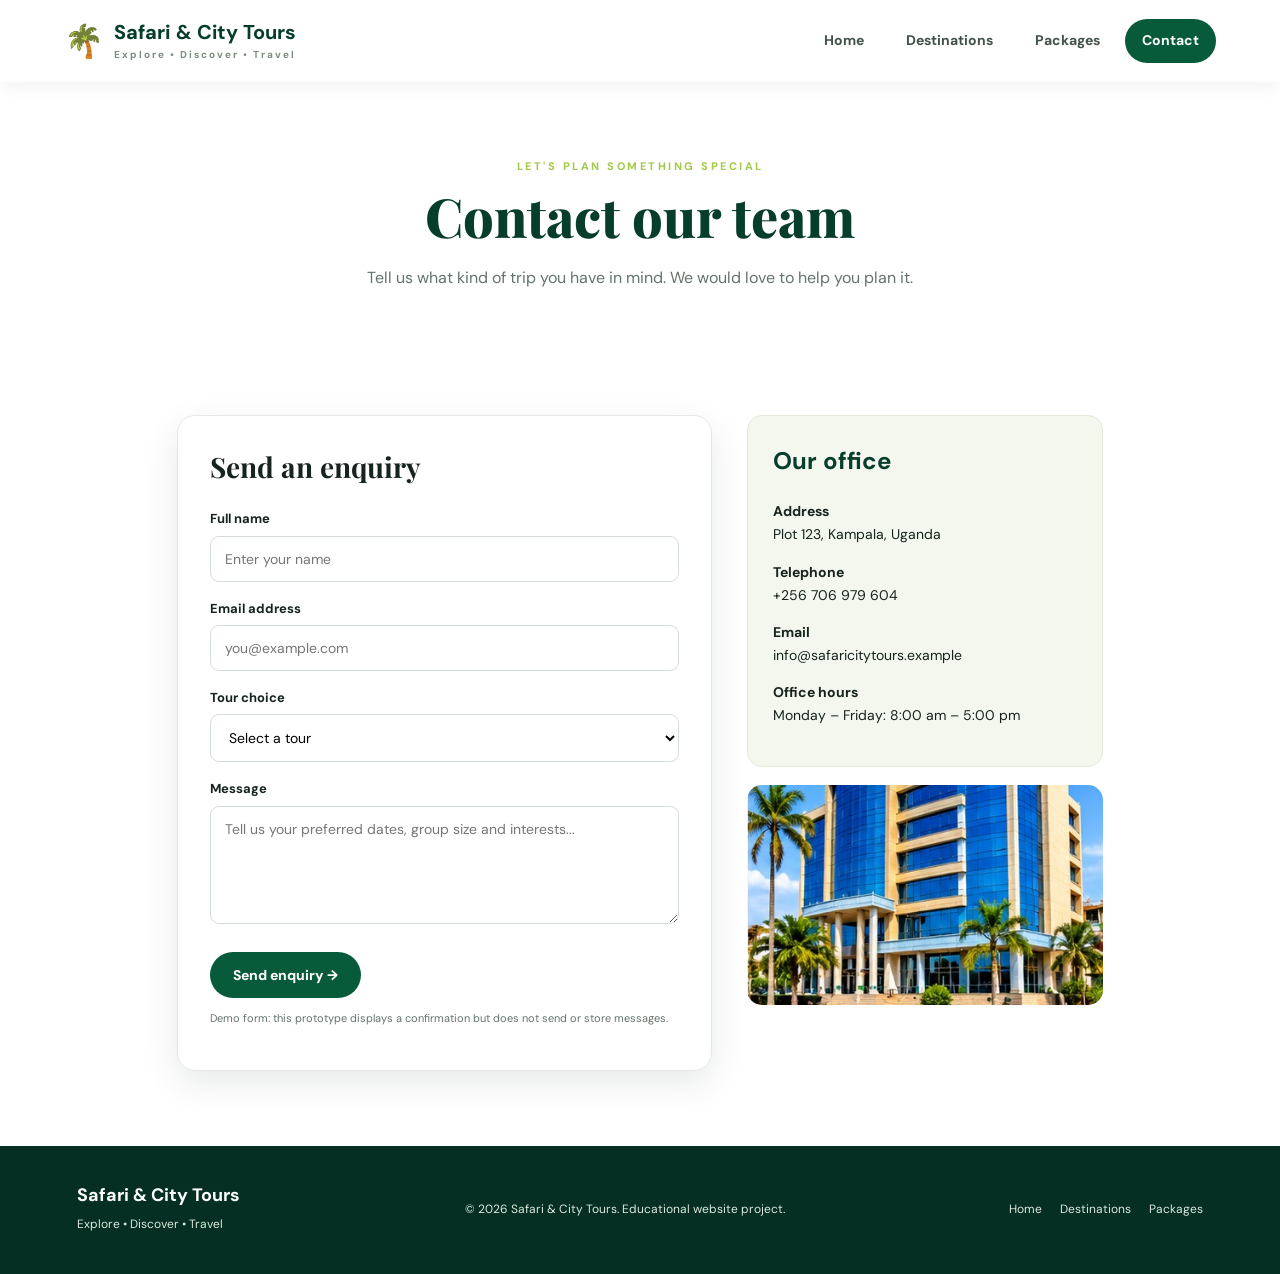
<file: contact.html>
<!DOCTYPE html><html lang="en"><head><meta charset="UTF-8"><meta name="viewport" content="width=device-width, initial-scale=1.0"><title>Contact | Safari & City Tours</title><link rel="stylesheet" href="style.css"></head><body>
<header class="site-header"><a class="brand" href="index.html"><span class="brand-mark">🌴</span><span>Safari <b>& City Tours</b><small>Explore • Discover • Travel</small></span></a><button class="menu-toggle" aria-label="Open navigation" aria-expanded="false">☰</button><nav class="nav"><a href="index.html">Home</a><a href="destinations.html">Destinations</a><a href="packages.html">Packages</a><a class="active" href="contact.html">Contact</a></nav></header>
<main class="page-main"><section class="page-intro"><p class="eyebrow">LET'S PLAN SOMETHING SPECIAL</p><h1>Contact our team</h1><p>Tell us what kind of trip you have in mind. We would love to help you plan it.</p></section>
<section class="section contact-layout"><form id="contactForm" class="contact-form"><h2>Send an enquiry</h2><label for="name">Full name</label><input id="name" name="name" type="text" placeholder="Enter your name" required minlength="2"><label for="email">Email address</label><input id="email" name="email" type="email" placeholder="you@example.com" required><label for="tour">Tour choice</label><select id="tour" name="tour" required><option value="">Select a tour</option><option>Safari Adventure</option><option>National Parks Tour</option><option>Lake & Beach Getaway</option><option>Complete Uganda Tour</option><option>Custom itinerary</option></select><label for="message">Message</label><textarea id="message" name="message" rows="5" placeholder="Tell us your preferred dates, group size and interests..." required></textarea><button class="btn" type="submit">Send enquiry →</button><p class="form-note">Demo form: this prototype displays a confirmation but does not send or store messages.</p></form>
<aside class="contact-aside"><div class="info-panel"><h2>Our office</h2><p><b>Address</b><br>Plot 123, Kampala, Uganda</p><p><b>Telephone</b><br>+256 706 979 604</p><p><b>Email</b><br>info@safaricitytours.example</p><p><b>Office hours</b><br>Monday – Friday: 8:00 am – 5:00 pm</p></div><img src="office-building.jpg" alt="Modern office building"></aside></section></main>
<footer><div><b>Safari & City Tours</b><p>Explore • Discover • Travel</p></div><p>© 2026 Safari & City Tours. Educational website project.</p><div class="footer-links"><a href="index.html">Home</a><a href="destinations.html">Destinations</a><a href="packages.html">Packages</a></div></footer><div id="successModal" class="modal" role="dialog" aria-modal="true" aria-labelledby="modalTitle"><div class="modal-box"><div class="success-icon">✓</div><h2 id="modalTitle">Thank you!</h2><p>Your demo enquiry has been received by this prototype.</p><button id="closeModal" class="btn">Close</button></div></div><script src="script.js"></script></body></html>
</file>
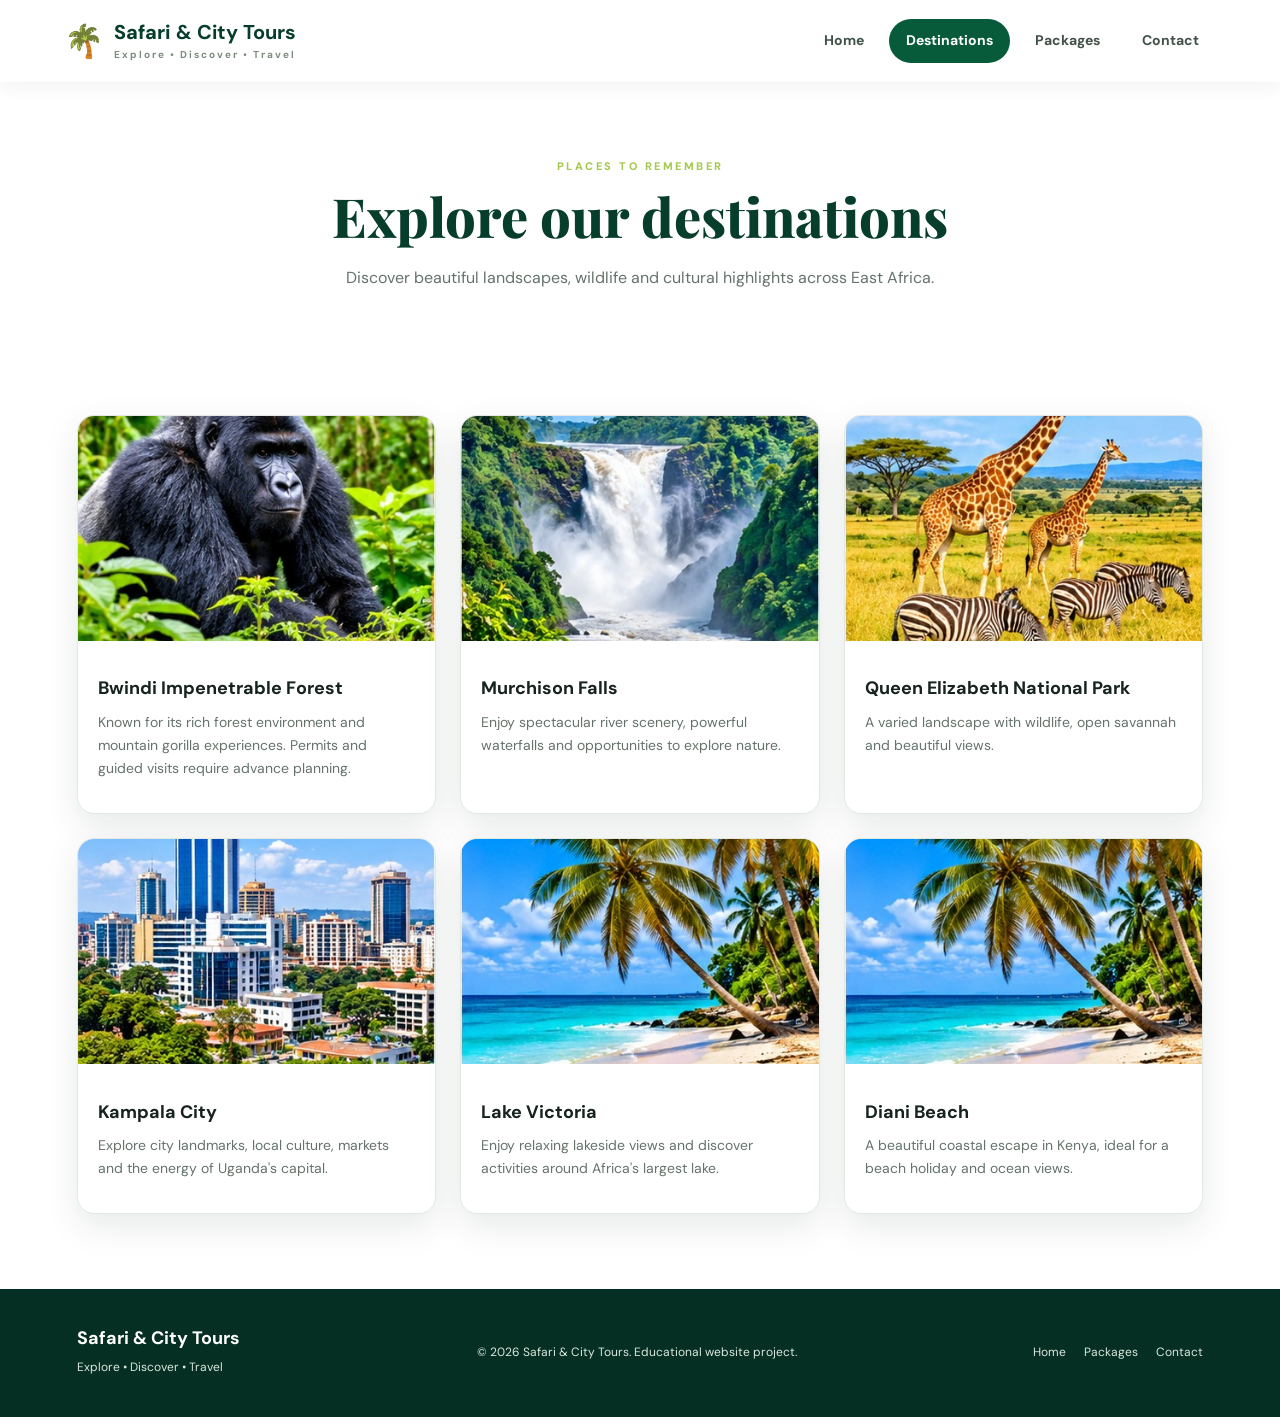
<file: destinations.html>
<!DOCTYPE html><html lang="en"><head><meta charset="UTF-8"><meta name="viewport" content="width=device-width, initial-scale=1.0"><title>Destinations | Safari & City Tours</title><link rel="stylesheet" href="style.css"></head><body>
<header class="site-header"><a class="brand" href="index.html"><span class="brand-mark">🌴</span><span>Safari <b>& City Tours</b><small>Explore • Discover • Travel</small></span></a><button class="menu-toggle" aria-label="Open navigation" aria-expanded="false">☰</button><nav class="nav"><a href="index.html">Home</a><a class="active" href="destinations.html">Destinations</a><a href="packages.html">Packages</a><a href="contact.html">Contact</a></nav></header>
<main class="page-main"><section class="page-intro"><p class="eyebrow">PLACES TO REMEMBER</p><h1>Explore our destinations</h1><p>Discover beautiful landscapes, wildlife and cultural highlights across East Africa.</p></section>
<section class="section"><div class="destination-grid">
<article class="destination-card"><img src="mountain-gorilla.jpg" alt="Gorilla in a green forest"><div class="card-body"><h3>Bwindi Impenetrable Forest</h3><p>Known for its rich forest environment and mountain gorilla experiences. Permits and guided visits require advance planning.</p></div></article>
<article class="destination-card"><img src="murchison-waterfall.jpg" alt="Large waterfall surrounded by greenery"><div class="card-body"><h3>Murchison Falls</h3><p>Enjoy spectacular river scenery, powerful waterfalls and opportunities to explore nature.</p></div></article>
<article class="destination-card"><img src="savannah-wildlife.jpg" alt="Wildlife in a natural green setting"><div class="card-body"><h3>Queen Elizabeth National Park</h3><p>A varied landscape with wildlife, open savannah and beautiful views.</p></div></article>
<article class="destination-card"><img src="kampala-city.jpg" alt="Modern city buildings"><div class="card-body"><h3>Kampala City</h3><p>Explore city landmarks, local culture, markets and the energy of Uganda's capital.</p></div></article>
<article class="destination-card"><img src="diani-beach.jpg" alt="Blue lake and tropical shore"><div class="card-body"><h3>Lake Victoria</h3><p>Enjoy relaxing lakeside views and discover activities around Africa's largest lake.</p></div></article>
<article class="destination-card"><img src="diani-beach.jpg" alt="White sand beach and turquoise water"><div class="card-body"><h3>Diani Beach</h3><p>A beautiful coastal escape in Kenya, ideal for a beach holiday and ocean views.</p></div></article>
</div></section></main><footer><div><b>Safari & City Tours</b><p>Explore • Discover • Travel</p></div><p>© 2026 Safari & City Tours. Educational website project.</p><div class="footer-links"><a href="index.html">Home</a><a href="packages.html">Packages</a><a href="contact.html">Contact</a></div></footer><script src="script.js"></script></body></html>
</file>
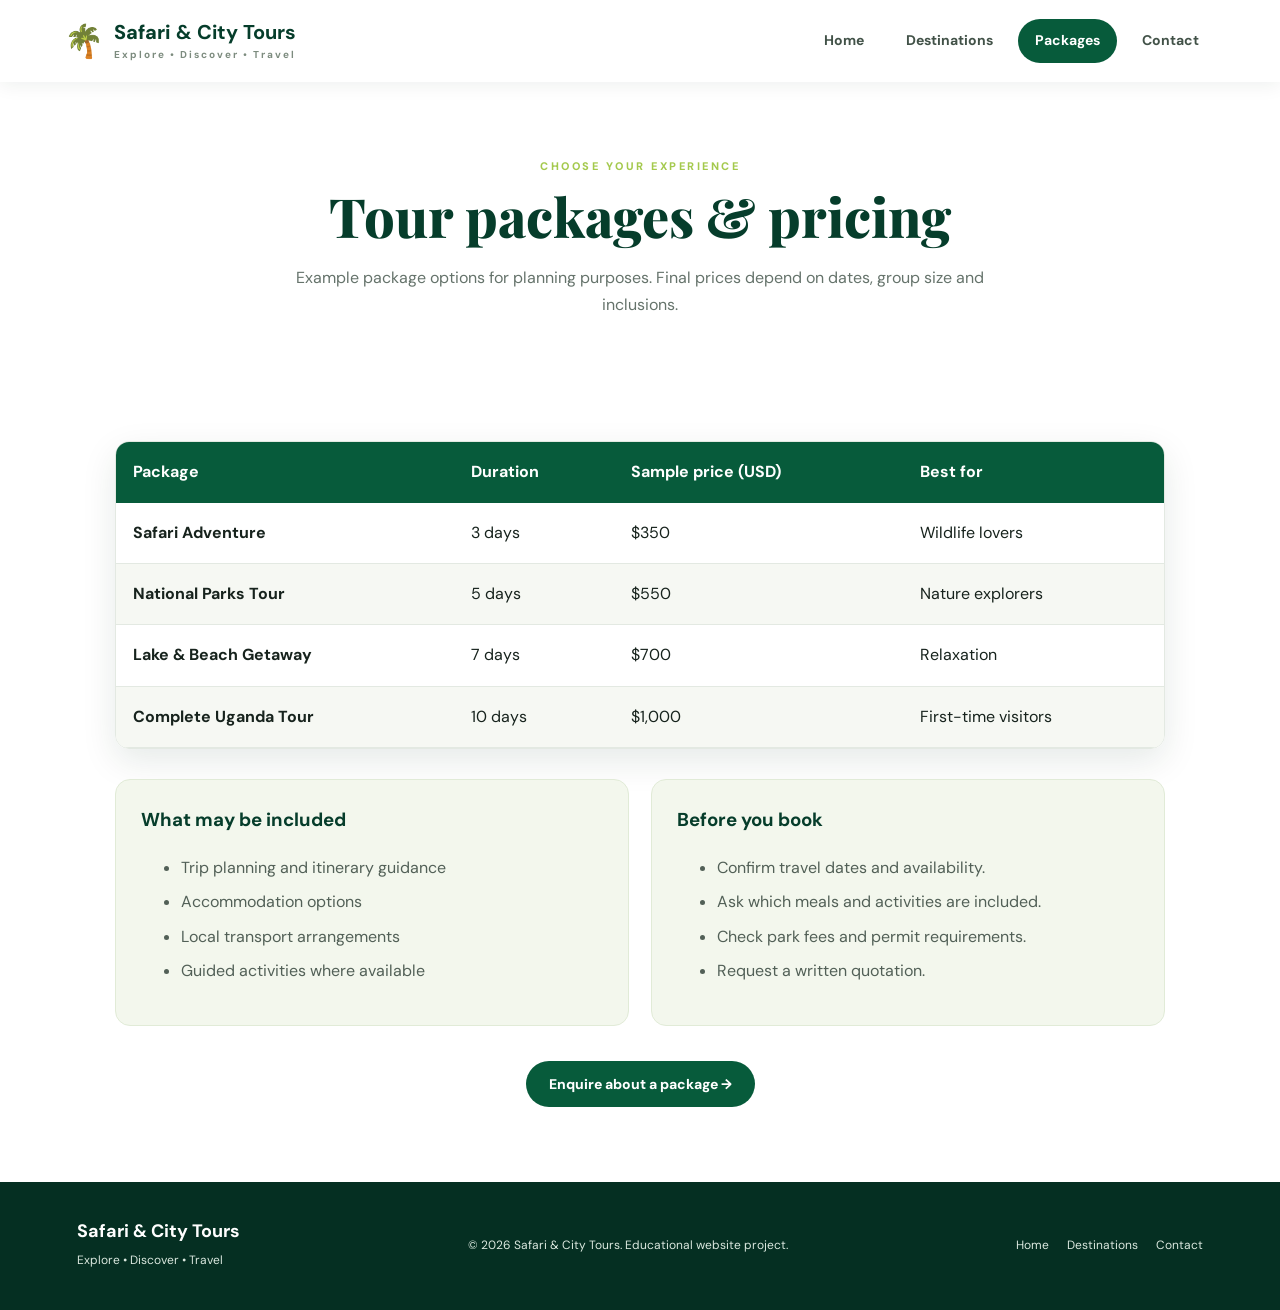
<file: packages.html>
<!DOCTYPE html><html lang="en"><head><meta charset="UTF-8"><meta name="viewport" content="width=device-width, initial-scale=1.0"><title>Packages | Safari & City Tours</title><link rel="stylesheet" href="style.css"></head><body>
<header class="site-header"><a class="brand" href="index.html"><span class="brand-mark">🌴</span><span>Safari <b>& City Tours</b><small>Explore • Discover • Travel</small></span></a><button class="menu-toggle" aria-label="Open navigation" aria-expanded="false">☰</button><nav class="nav"><a href="index.html">Home</a><a href="destinations.html">Destinations</a><a class="active" href="packages.html">Packages</a><a href="contact.html">Contact</a></nav></header>
<main class="page-main"><section class="page-intro"><p class="eyebrow">CHOOSE YOUR EXPERIENCE</p><h1>Tour packages & pricing</h1><p>Example package options for planning purposes. Final prices depend on dates, group size and inclusions.</p></section>
<section class="section"><div class="table-wrap"><table><thead><tr><th>Package</th><th>Duration</th><th>Sample price (USD)</th><th>Best for</th></tr></thead><tbody>
<tr><td><b>Safari Adventure</b></td><td>3 days</td><td>$350</td><td>Wildlife lovers</td></tr><tr><td><b>National Parks Tour</b></td><td>5 days</td><td>$550</td><td>Nature explorers</td></tr><tr><td><b>Lake & Beach Getaway</b></td><td>7 days</td><td>$700</td><td>Relaxation</td></tr><tr><td><b>Complete Uganda Tour</b></td><td>10 days</td><td>$1,000</td><td>First-time visitors</td></tr></tbody></table></div>
<div class="included-grid"><div class="info-panel"><h3>What may be included</h3><ul><li>Trip planning and itinerary guidance</li><li>Accommodation options</li><li>Local transport arrangements</li><li>Guided activities where available</li></ul></div><div class="info-panel"><h3>Before you book</h3><ul><li>Confirm travel dates and availability.</li><li>Ask which meals and activities are included.</li><li>Check park fees and permit requirements.</li><li>Request a written quotation.</li></ul></div></div><div class="center"><a class="btn" href="contact.html">Enquire about a package →</a></div></section></main>
<footer><div><b>Safari & City Tours</b><p>Explore • Discover • Travel</p></div><p>© 2026 Safari & City Tours. Educational website project.</p><div class="footer-links"><a href="index.html">Home</a><a href="destinations.html">Destinations</a><a href="contact.html">Contact</a></div></footer><script src="script.js"></script></body></html>
</file>
<file: style.css>
@import url('https://fonts.googleapis.com/css2?family=DM+Sans:wght@400;500;600;700;800&family=Playfair+Display:wght@600;700;800&display=swap');
:root{--green:#075b3b;--deep:#063d2b;--lime:#b8d957;--gold:#f2c94c;--ink:#17231d;--muted:#65736b;--cream:#f7f8f2;--white:#fff;--line:#e3e9e2;--shadow:0 12px 35px rgba(7,45,28,.10)}
*{box-sizing:border-box}html{scroll-behavior:smooth}body{margin:0;font-family:'DM Sans',Arial,sans-serif;color:var(--ink);background:#fff;line-height:1.65}a{color:inherit;text-decoration:none}.site-header{height:82px;padding:0 max(5vw,22px);display:flex;align-items:center;justify-content:space-between;background:#fff;position:sticky;top:0;z-index:20;box-shadow:0 3px 18px #102c1b12}.brand{display:flex;align-items:center;gap:10px;font-size:20px;font-weight:800;line-height:1.15;color:var(--deep)}.brand-mark{font-size:32px}.brand small{display:block;font-size:10px;letter-spacing:2px;color:#7c8b7e;font-weight:700;margin-top:5px}.nav{display:flex;gap:8px}.nav a{padding:10px 17px;border-radius:30px;font-weight:700;font-size:14px;color:#425248}.nav a:hover,.nav a.active{background:var(--green);color:#fff}.menu-toggle{display:none;border:0;background:var(--green);color:white;padding:8px 12px;border-radius:8px;font-size:20px}.hero{min-height:570px;background:linear-gradient(90deg,rgba(3,37,24,.86),rgba(3,37,24,.50) 48%,rgba(3,37,24,.05)),url('images/uganda-landscape.jpg') center/cover;display:flex;align-items:center;padding:70px max(8vw,25px);color:white}.hero-content{max-width:650px}.eyebrow{font-size:11px;letter-spacing:2.5px;font-weight:800;color:#a4c94d;margin:0 0 12px}.hero h1,.page-intro h1{font:800 clamp(42px,6vw,68px)/1.08 'Playfair Display',Georgia,serif;margin:0 0 20px}.hero h1 span{color:var(--gold)}.hero-content>p:not(.eyebrow){font-size:18px;max-width:540px;color:#f2f6f1;margin-bottom:30px}.btn{display:inline-flex;align-items:center;gap:12px;border:0;background:var(--gold);color:#24321e;padding:14px 23px;border-radius:30px;font:800 14px 'DM Sans',sans-serif;cursor:pointer;transition:.2s}.btn:hover{transform:translateY(-2px);box-shadow:0 8px 20px #0002}.section{padding:75px max(6vw,22px)}.section-heading,.page-intro{text-align:center;max-width:750px;margin:0 auto 38px}.section-heading h2,.callout h2{font:700 clamp(30px,4vw,42px) 'Playfair Display',Georgia,serif;margin:0 0 10px}.section-heading>p:last-child,.page-intro>p:last-child{color:var(--muted);margin:0}.cards{display:grid;grid-template-columns:repeat(3,1fr);gap:25px;max-width:1160px;margin:auto}.tour-card,.destination-card{border:1px solid var(--line);border-radius:17px;overflow:hidden;background:#fff;box-shadow:var(--shadow);transition:.25s}.tour-card:hover,.destination-card:hover{transform:translateY(-5px)}.tour-card img{width:100%;height:220px;object-fit:cover}.card-body{padding:22px}.card-body h3{margin:7px 0;font-size:20px}.card-body p{color:var(--muted);font-size:14px;margin:0 0 15px}.tag{background:#edf5df;color:var(--green);font-size:11px;font-weight:800;padding:5px 10px;border-radius:20px}.text-link{color:var(--green);font-weight:800;font-size:13px}.callout{margin:0 max(6vw,22px) 75px;padding:45px 55px;background:var(--deep);color:white;border-radius:22px;display:flex;align-items:center;justify-content:space-between;gap:30px}.callout p:not(.eyebrow){color:#d2e1d6;max-width:650px}.btn-light{background:white;color:var(--deep);white-space:nowrap}footer{background:#052f22;color:#dbe8df;padding:35px max(6vw,22px);display:flex;justify-content:space-between;align-items:center;gap:25px;font-size:12px}footer b{font-size:18px;color:#fff}footer p{margin:4px 0}.footer-links{display:flex;gap:18px}.footer-links a:hover{color:var(--gold)}.page-main{min-height:70vh}.page-intro{padding:75px 22px 10px}.page-intro h1{font-size:clamp(38px,5vw,54px);color:var(--deep)}.destination-grid{max-width:1160px;margin:auto;display:grid;grid-template-columns:repeat(3,1fr);gap:24px}.destination-card img{width:100%;height:225px;object-fit:cover}.destination-card .card-body{padding:18px 20px}.destination-card h3{font-size:18px}.table-wrap{max-width:1050px;margin:auto;overflow-x:auto;border-radius:14px;box-shadow:var(--shadow);border:1px solid var(--line)}table{width:100%;border-collapse:collapse;min-width:620px}th{background:var(--green);color:white;text-align:left;padding:17px}td{padding:17px;border-bottom:1px solid var(--line)}tbody tr:nth-child(even){background:#f6f8f3}.included-grid{max-width:1050px;margin:30px auto;display:grid;grid-template-columns:1fr 1fr;gap:22px}.info-panel{padding:25px;background:#f3f7ed;border:1px solid #e1ebd7;border-radius:15px}.info-panel h2,.info-panel h3{color:var(--deep);margin-top:0}.info-panel li{margin:8px 0;color:#526057}.center{text-align:center;margin-top:35px}.center .btn,.contact-form .btn{background:var(--green);color:white}.contact-layout{max-width:1080px;margin:auto;display:grid;grid-template-columns:1.2fr .8fr;gap:35px;align-items:start}.contact-form{padding:32px;border:1px solid var(--line);border-radius:18px;box-shadow:var(--shadow)}.contact-form h2{font:700 28px 'Playfair Display',Georgia,serif;margin-top:0}.contact-form label{display:block;font-weight:700;font-size:13px;margin:16px 0 6px}.contact-form input,.contact-form select,.contact-form textarea{width:100%;padding:13px 14px;border:1px solid #d5ded5;border-radius:9px;font:14px 'DM Sans',sans-serif;background:#fff}.contact-form input:focus,.contact-form select:focus,.contact-form textarea:focus{outline:2px solid #a6c96b;border-color:transparent}.contact-form .btn{margin-top:20px}.form-note{font-size:11px;color:var(--muted)}.contact-aside img{width:100%;height:220px;object-fit:cover;border-radius:15px;margin-top:18px}.contact-aside .info-panel p{font-size:14px}.modal{display:none;position:fixed;inset:0;background:#071d14b8;z-index:50;align-items:center;justify-content:center;padding:20px}.modal.show{display:flex}.modal-box{background:white;padding:35px;border-radius:18px;text-align:center;max-width:390px;width:100%;box-shadow:var(--shadow)}.success-icon{width:55px;height:55px;border-radius:50%;background:#e5f4d8;color:var(--green);font-size:32px;font-weight:800;margin:0 auto 12px}.modal-box .btn{background:var(--green);color:white}.mobile-note{display:none}
@media(max-width:800px){.site-header{height:72px}.menu-toggle{display:block}.nav{display:none;position:absolute;top:72px;left:0;right:0;background:white;padding:15px 22px 20px;box-shadow:0 12px 18px #0001;flex-direction:column}.nav.open{display:flex}.nav a{border-radius:9px}.hero{min-height:520px;background-position:58% center;padding:55px 25px}.cards,.destination-grid{grid-template-columns:repeat(2,1fr)}.callout{padding:32px;display:block}.callout .btn{margin-top:15px}footer{flex-wrap:wrap}.contact-layout{grid-template-columns:1fr}.page-intro{padding-top:55px}}
@media(max-width:540px){.brand{font-size:17px}.brand-mark{font-size:26px}.hero{min-height:490px}.hero h1{font-size:43px}.hero-content>p:not(.eyebrow){font-size:15px}.section{padding:55px 18px}.cards,.destination-grid,.included-grid{grid-template-columns:1fr}.tour-card img,.destination-card img{height:210px}.callout{margin:0 18px 50px;padding:27px 22px}.page-intro{padding:48px 20px 0}.contact-form{padding:23px 18px}footer{display:block;text-align:center}footer>p{margin:14px 0}.footer-links{justify-content:center;margin-top:15px}}
</file>
